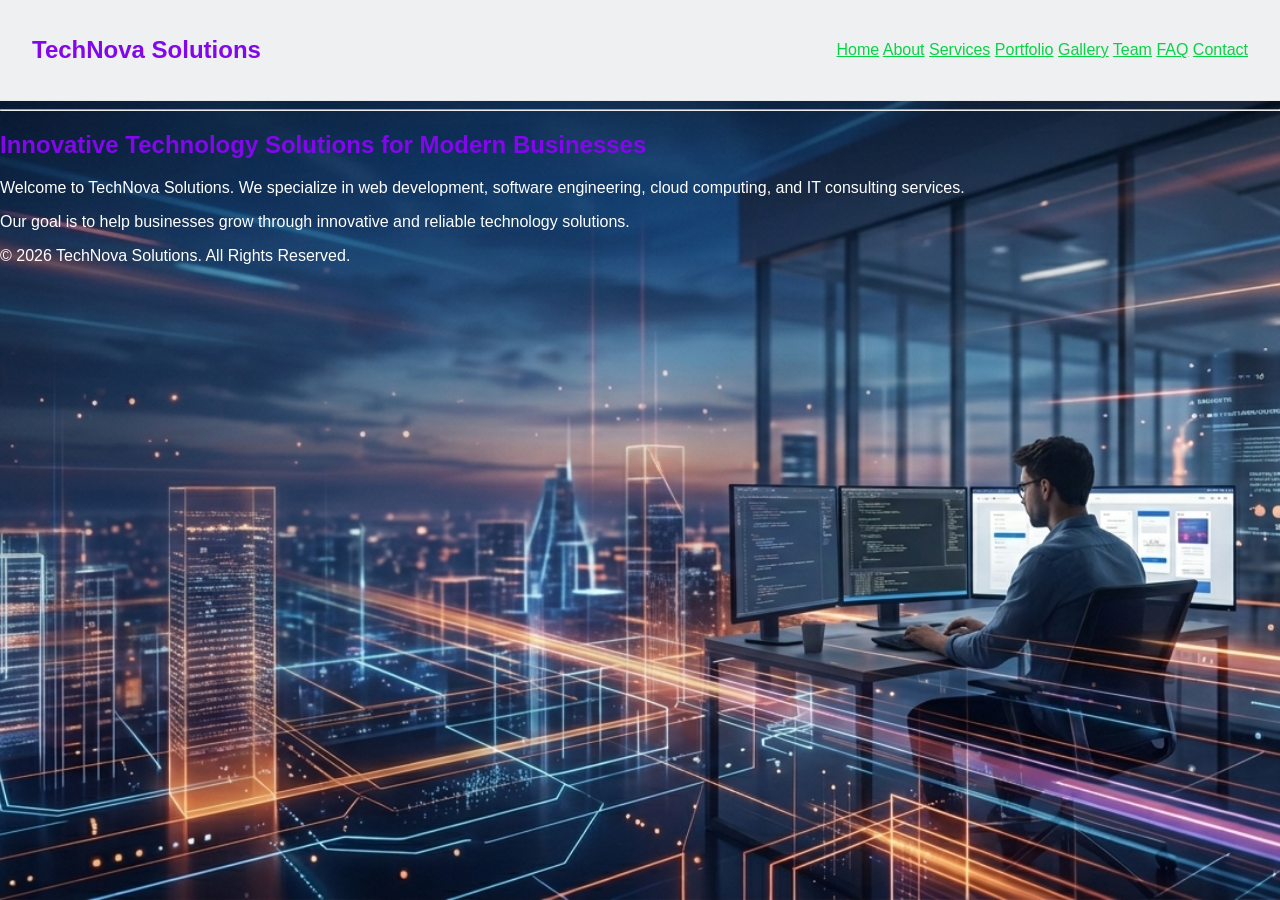
<file: index.html>
<!DOCTYPE html>
<html lang="en">

<head>
    <meta charset="UTF-8">
    <meta name="viewport" content="width=device-width, initial-scale=1.0">
    <title>TechNova Solutions</title>

    <link rel="stylesheet" href="/css/style.css">
</head>

<body class="hero">

<header>
    <nav>
        <h1>TechNova Solutions</h1>
        <div>
            <a href="index.html">Home</a>
            <a href="about.html">About</a>
            <a href="services.html">Services</a>
            <a href="portfolio.html">Portfolio</a>
            <a href="gallery.html">Gallery</a>
            <a href="team.html">Team</a>
            <a href="faq.html">FAQ</a>
            <a href="contact.html">Contact</a>
        </div>
    </nav>

    <hr>
</header>
<section>
    <h2>Innovative Technology Solutions for Modern Businesses</h2>

    <p>
        Welcome to TechNova Solutions. We specialize in web development,
        software engineering, cloud computing, and IT consulting services.
    </p>

    <p>
        Our goal is to help businesses grow through innovative and reliable
        technology solutions.
    </p>


<footer>
    <p>&copy; 2026 TechNova Solutions. All Rights Reserved.</p>
</footer>
</section>  
</body>
</html>
</file>
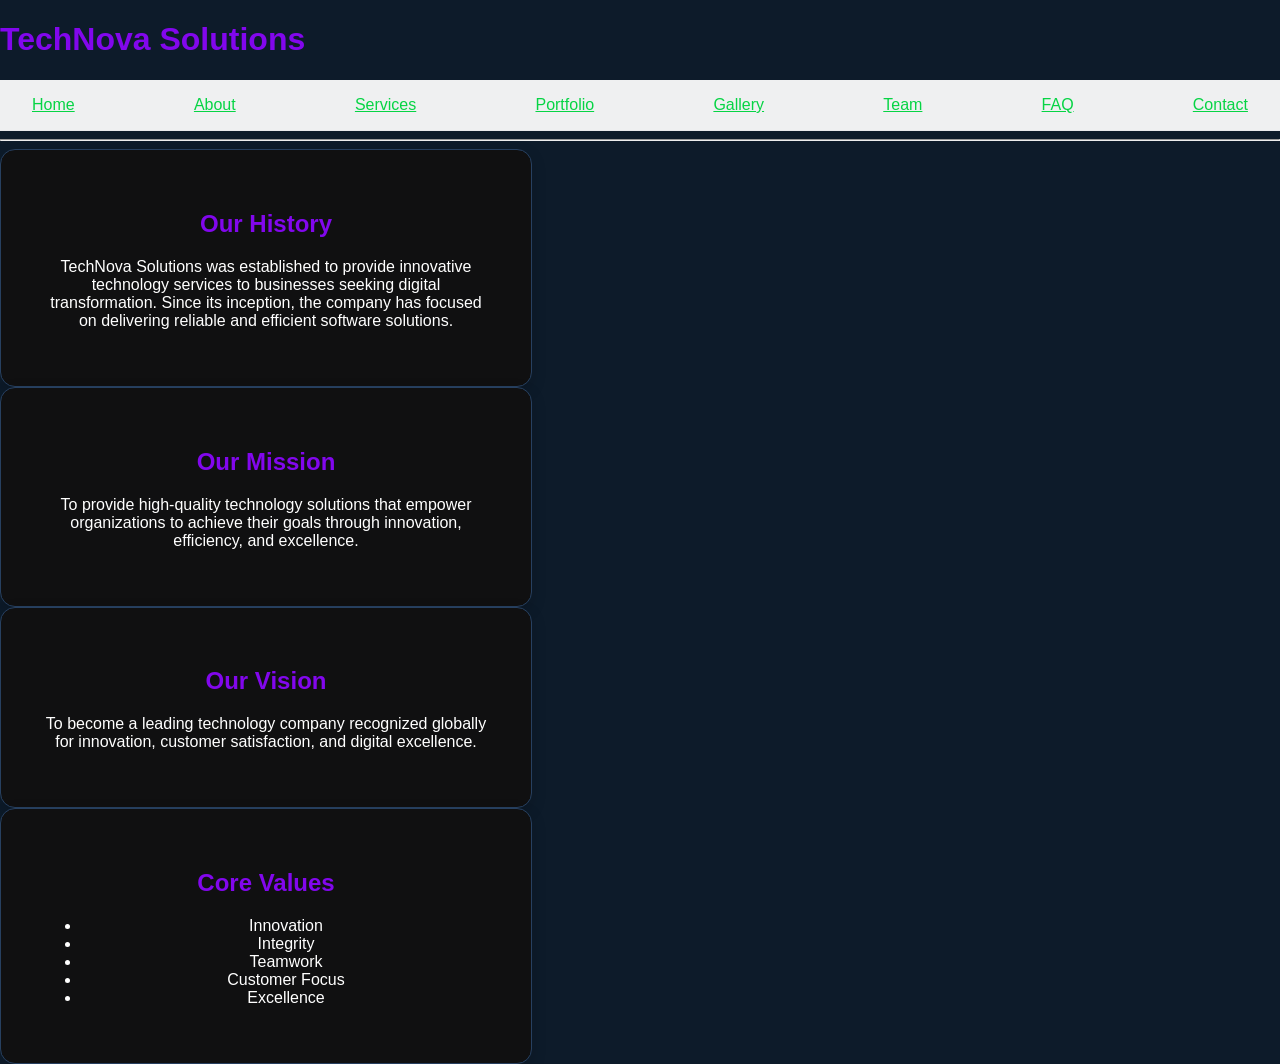
<file: about.html>
<!DOCTYPE html>
<html lang="en">

<head>
    <meta charset="UTF-8">
    <meta name="viewport" content="width=device-width, initial-scale=1.0">
    <title>TechNova Solutions</title>

    <link rel="stylesheet" href="css/style.css">
</head>

<body>

<header>
    <h1>TechNova Solutions</h1>

    <nav>
        <a href="index.html">Home</a>
        <a href="about.html">About</a>
        <a href="services.html">Services</a>
        <a href="portfolio.html">Portfolio</a>
        <a href="gallery.html">Gallery</a>
        <a href="team.html">Team</a>
        <a href="faq.html">FAQ</a>
        <a href="contact.html">Contact</a>
    </nav>

    <hr>
</header>
<section >
<section>
    <div class="card">
    <h2>Our History</h2>

    <p>
        TechNova Solutions was established to provide innovative
        technology services to businesses seeking digital transformation.
        Since its inception, the company has focused on delivering
        reliable and efficient software solutions.
    </p>
    </div>
</section>
<section>
    <div class="card">
    <h2>Our Mission</h2>

    <p>
        To provide high-quality technology solutions that empower
        organizations to achieve their goals through innovation,
        efficiency, and excellence.
    </p>
    </div>
</section>
<section>
    <div class="card">

    <h2>Our Vision</h2>

    <p>
        To become a leading technology company recognized globally
        for innovation, customer satisfaction, and digital excellence.
    </p>
    </div>
    </section>
<section>
    <div class="card">
    <h2>Core Values</h2>

    <ul>
        <li>Innovation</li>
        <li>Integrity</li>
        <li>Teamwork</li>
        <li>Customer Focus</li>
        <li>Excellence</li>
    </ul>
    </div>
</section>
</section>
</body> 
</html>
</file>
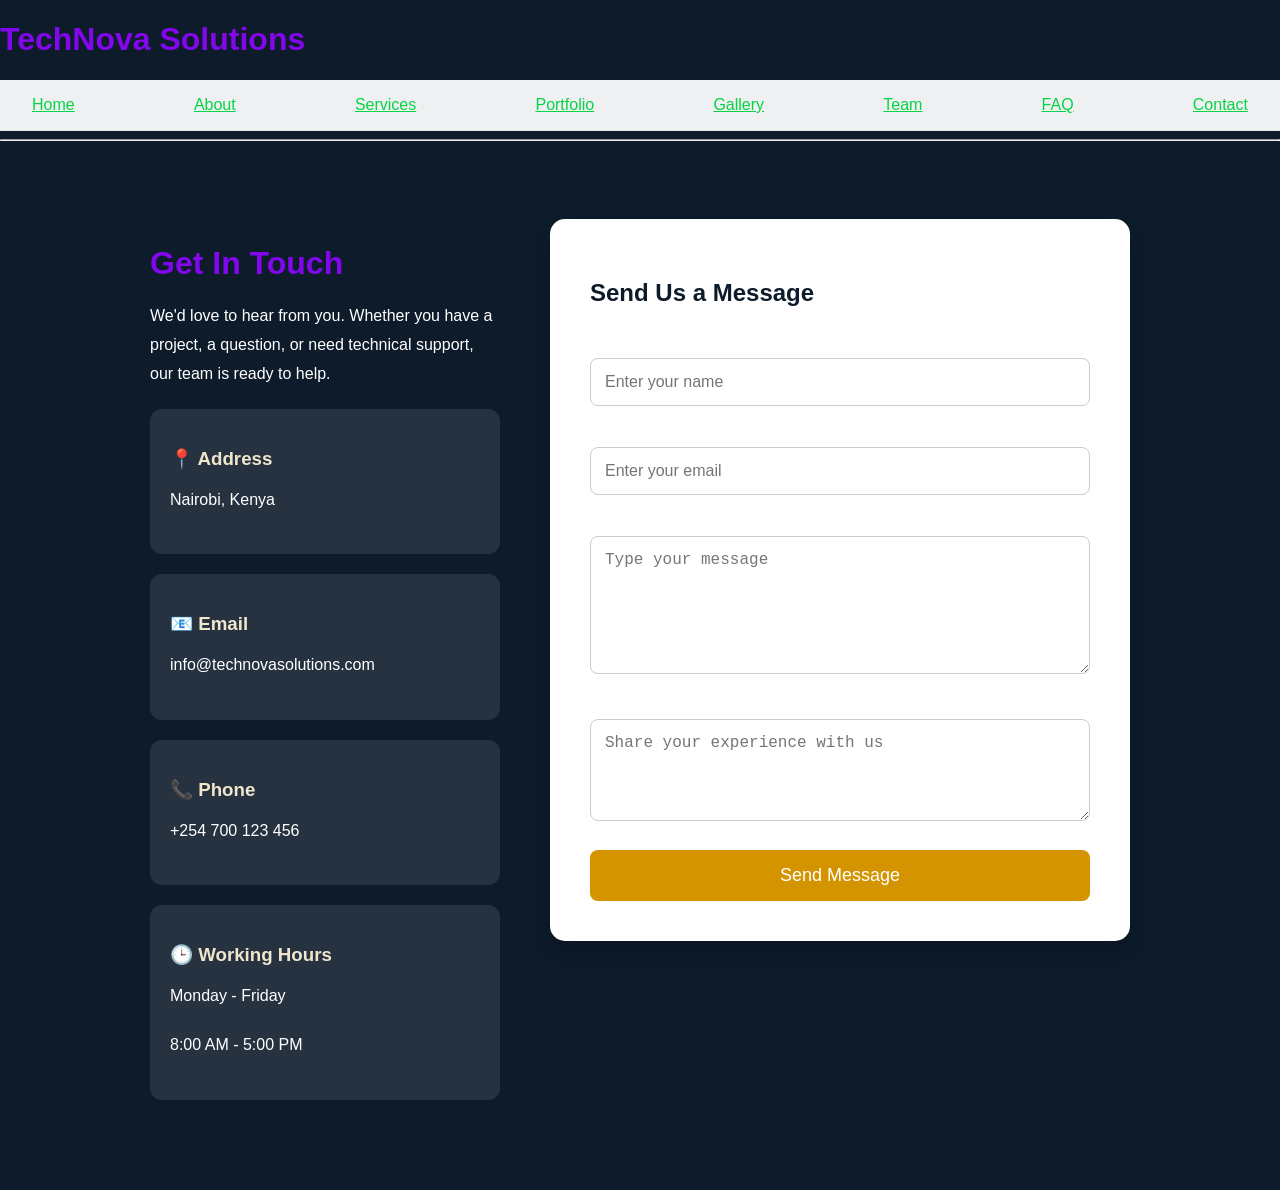
<file: contact.html>
<!DOCTYPE html>
<html lang="en">

<head>
    <meta charset="UTF-8">
    <meta name="viewport" content="width=device-width, initial-scale=1.0">
    <title>TechNova Solutions</title>

    <link rel="stylesheet" href="css/style.css">
</head>

<body>
<header>
    <h1>TechNova Solutions</h1>

    <nav>
        <a href="index.html">Home</a>
        <a href="about.html">About</a>
        <a href="services.html">Services</a>
        <a href="portfolio.html">Portfolio</a>
        <a href="gallery.html">Gallery</a>
        <a href="team.html">Team</a>
        <a href="faq.html">FAQ</a>
        <a href="contact.html">Contact</a>
    </nav>

    <hr>
</header>
<section class="contact-section">

    <div class="contact-info">

        <h2>Get In Touch</h2>

        <p>
            We'd love to hear from you. Whether you have a project,
            a question, or need technical support, our team is ready
            to help.
        </p>

        <div class="info-box">
            <h3>📍 Address</h3>
            <p>Nairobi, Kenya</p>
        </div>

        <div class="info-box">
            <h3>📧 Email</h3>
            <p>info@technovasolutions.com</p>
        </div>

        <div class="info-box">
            <h3>📞 Phone</h3>
            <p>+254 700 123 456</p>
        </div>

        <div class="info-box">
            <h3>🕒 Working Hours</h3>
            <p>Monday - Friday</p>
            <p>8:00 AM - 5:00 PM</p>
        </div>

    </div>


    <div class="contact-form">

        <h2>Send Us a Message</h2>

        <form id="contactForm">

            <label for="name">Full Name</label>
            <input type="text" id="name" placeholder="Enter your name">

            <label for="email">Email Address</label>
            <input type="email" id="email" placeholder="Enter your email">

            <label for="message">Message</label>
            <textarea id="message" rows="6"
                placeholder="Type your message"></textarea>

            <label for="remarks">Feedback</label>
            <textarea id="remarks" rows="4"
                placeholder="Share your experience with us"></textarea>

            <button type="submit">Send Message</button>

        </form>

    </div>

</section>
<script src="js/script.js"></script>
</body>
</html>
</file>
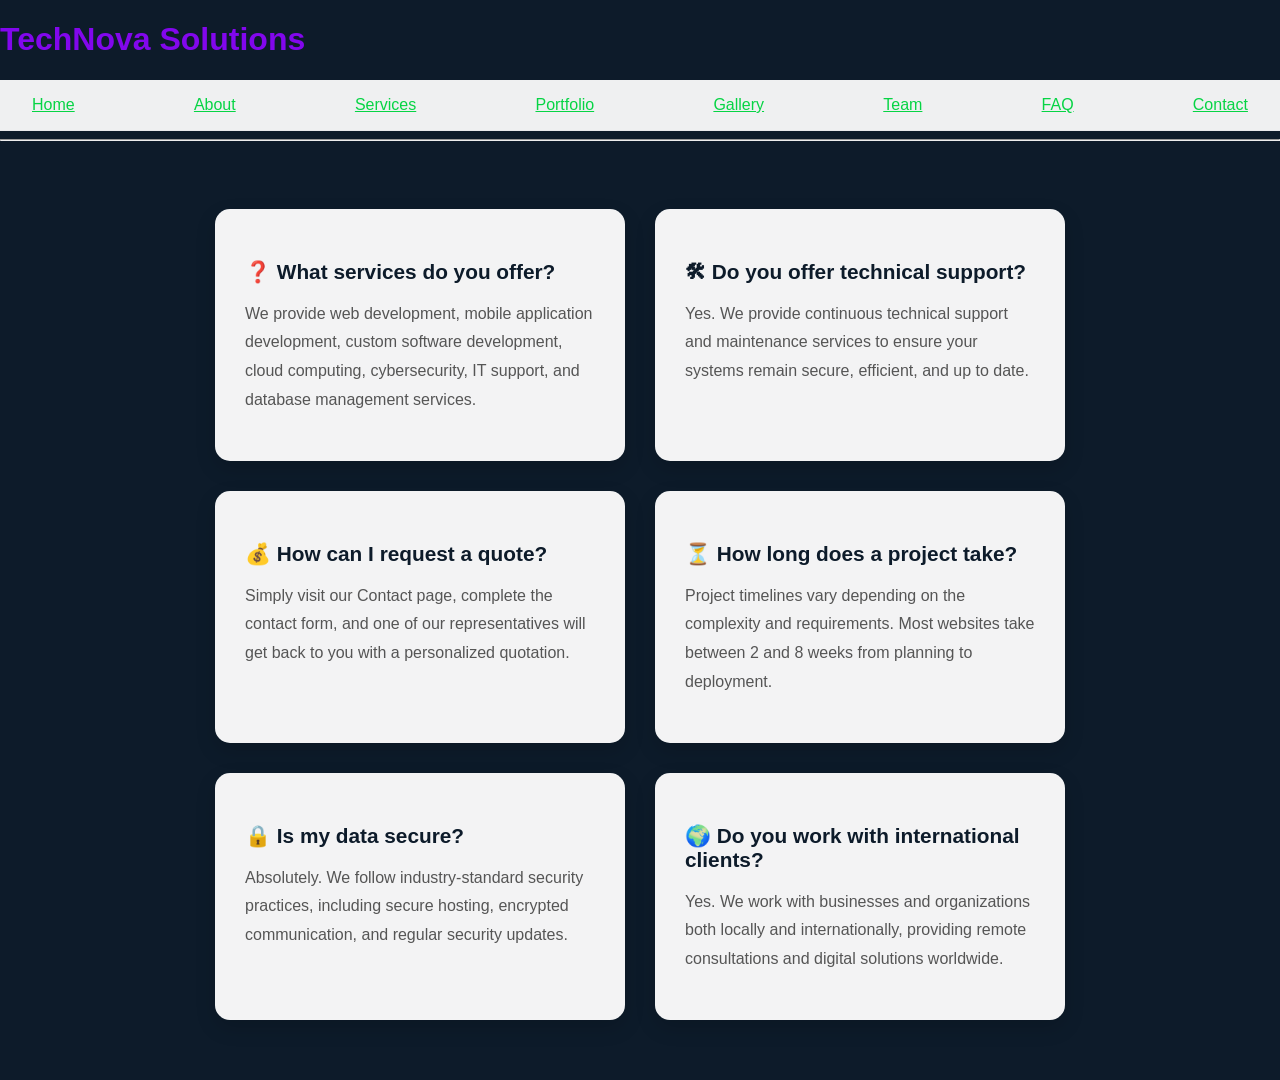
<file: faq.html>
<!DOCTYPE html>
<html lang="en">

<head>
    <meta charset="UTF-8">
    <meta name="viewport" content="width=device-width, initial-scale=1.0">
    <title>TechNova Solutions</title>

    <link rel="stylesheet" href="css/style.css">
</head>

<body>
<header>
    <h1>TechNova Solutions</h1>

    <nav>
        <a href="index.html">Home</a>
        <a href="about.html">About</a>
        <a href="services.html">Services</a>
        <a href="portfolio.html">Portfolio</a>
        <a href="gallery.html">Gallery</a>
        <a href="team.html">Team</a>
        <a href="faq.html">FAQ</a>
        <a href="contact.html">Contact</a>
    </nav>

    <hr>
</header>
<section class="faq-cards">

    <div class="faq-card">
       <h3 class="question">
    ❓ What services do you offer?
</h3>
        <p>
            We provide web development, mobile application development,
            custom software development, cloud computing, cybersecurity,
            IT support, and database management services.
        </p>
    </div>

    <div class="faq-card">
       <h3 class="question">
    🛠 Do you offer technical support?
</h3>
        <p>
            Yes. We provide continuous technical support and maintenance
            services to ensure your systems remain secure, efficient,
            and up to date.
        </p>
    </div>

    <div class="faq-card">
        <h3 class="question">
    💰 How can I request a quote?
</h3>
        <p>
            Simply visit our Contact page, complete the contact form,
            and one of our representatives will get back to you with a
            personalized quotation.
        </p>
    </div>

    <div class="faq-card">
        <h3 class="question">
    ⏳ How long does a project take?
</h3>
        <p>
            Project timelines vary depending on the complexity and
            requirements. Most websites take between 2 and 8 weeks
            from planning to deployment.
        </p>
    </div>

    <div class="faq-card">
        <h3 class="question">
    🔒 Is my data secure?
</h3>
        <p>
            Absolutely. We follow industry-standard security practices,
            including secure hosting, encrypted communication, and
            regular security updates.
        </p>
    </div>

    <div class="faq-card">
        <h3 class="question">
    🌍 Do you work with international clients?
</h3>
        <p>
            Yes. We work with businesses and organizations both locally
            and internationally, providing remote consultations and
            digital solutions worldwide.
        </p>
    </div>

</section>
<script src="js/script.js"></script>
</body>
</html>
</file>
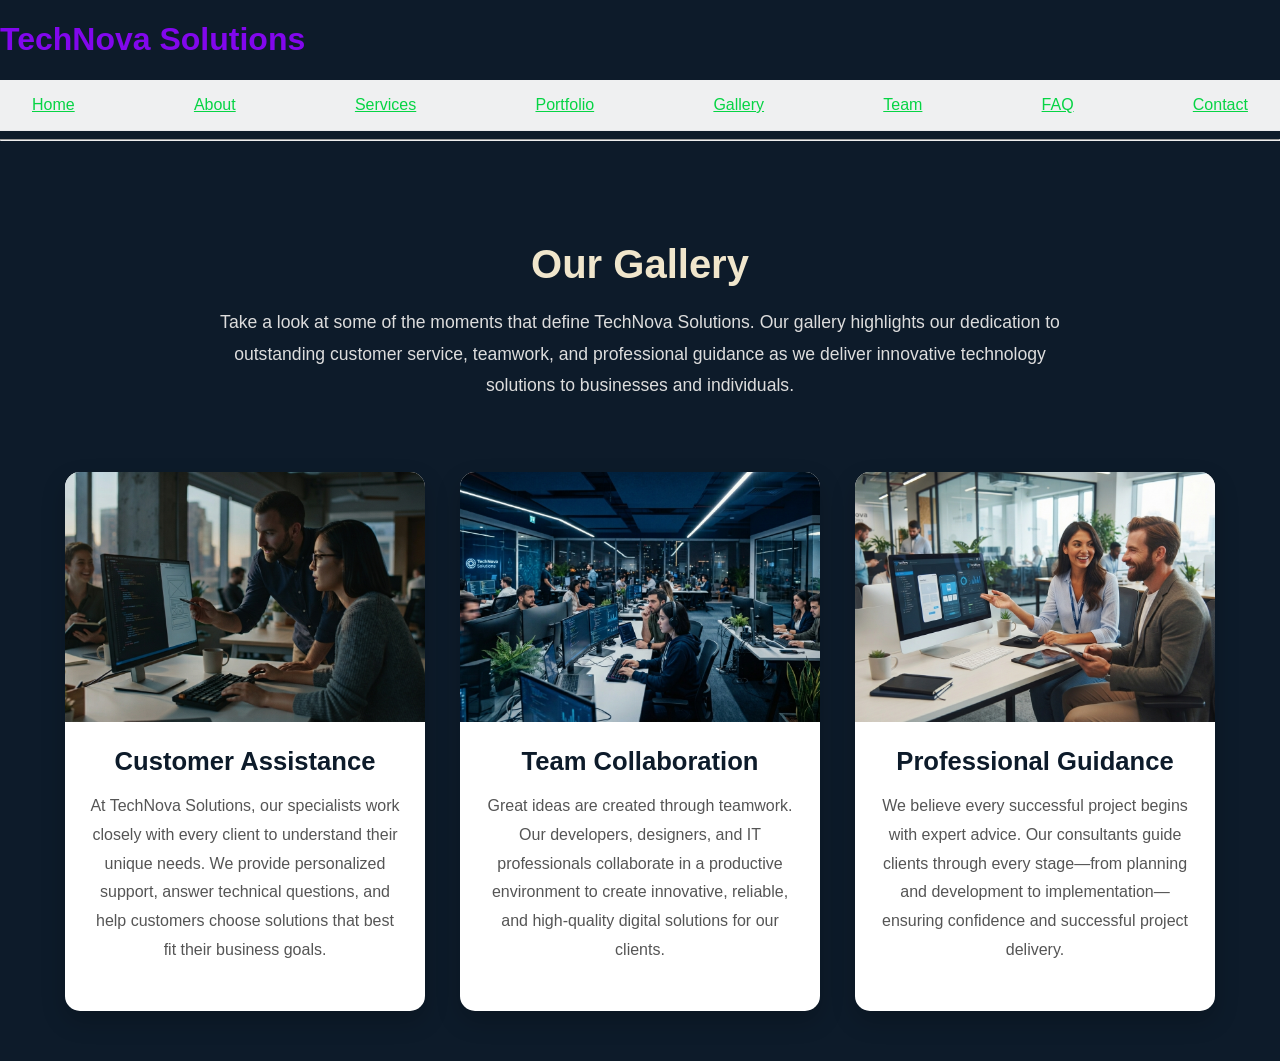
<file: gallery.html>
<!DOCTYPE html>
<html lang="en">

<head>
    <meta charset="UTF-8">
    <meta name="viewport" content="width=device-width, initial-scale=1.0">
    <title>TechNova Solutions</title>

    <link rel="stylesheet" href="css/style.css">
</head>

<body>
<header>
    <h1>TechNova Solutions</h1>

    <nav>
        <a href="index.html">Home</a>
        <a href="about.html">About</a>
        <a href="services.html">Services</a>
        <a href="portfolio.html">Portfolio</a>
        <a href="gallery.html">Gallery</a>
        <a href="team.html">Team</a>
        <a href="faq.html">FAQ</a>
        <a href="contact.html">Contact</a>
    </nav>

    <hr><section class="gallery-intro">

    <h2>Our Gallery</h2>

    <p>
        Take a look at some of the moments that define TechNova Solutions.
        Our gallery highlights our dedication to outstanding customer
        service, teamwork, and professional guidance as we deliver
        innovative technology solutions to businesses and individuals.
    </p>

</section>


<section class="gallery-container">

    <div class="gallery-card">

        <img src="images/gallery.png" alt="Customer Support">

        <h3>Customer Assistance</h3>

        <p>
            At TechNova Solutions, our specialists work closely with
            every client to understand their unique needs. We provide
            personalized support, answer technical questions, and help
            customers choose solutions that best fit their business goals.
        </p>

    </div>


    <div class="gallery-card">

        <img src="images/office.png" alt="Office Team">

        <h3>Team Collaboration</h3>

        <p>
            Great ideas are created through teamwork. Our developers,
            designers, and IT professionals collaborate in a productive
            environment to create innovative, reliable, and high-quality
            digital solutions for our clients.
        </p>

    </div>


    <div class="gallery-card">

        <img src="images/guidance.png" alt="Professional Guidance">

        <h3>Professional Guidance</h3>

        <p>
            We believe every successful project begins with expert advice.
            Our consultants guide clients through every stage—from planning
            and development to implementation—ensuring confidence and
            successful project delivery.
        </p>

    </div>

</section>

</header>
</body>    
</html>
</file>
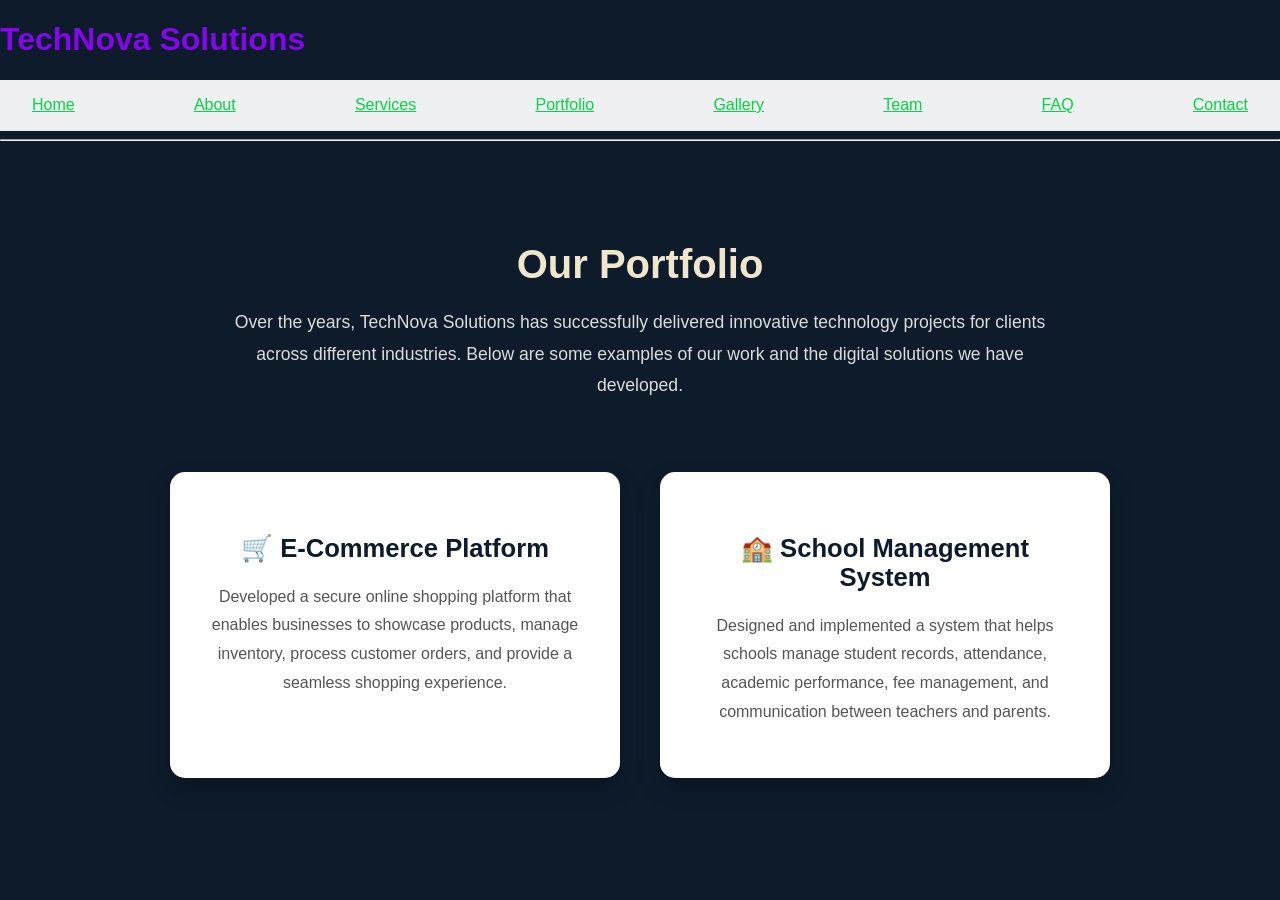
<file: portfolio.html>
<!DOCTYPE html>
<html lang="en">

<head>
    <meta charset="UTF-8">
    <meta name="viewport" content="width=device-width, initial-scale=1.0">
    <title>TechNova Solutions</title>

    <link rel="stylesheet" href="css/style.css">
</head>

<body>
<header>
    <h1>TechNova Solutions</h1>

    <nav>
        <a href="index.html">Home</a>
        <a href="about.html">About</a>
        <a href="services.html">Services</a>
        <a href="portfolio.html">Portfolio</a>
        <a href="gallery.html">Gallery</a>
        <a href="team.html">Team</a>
        <a href="faq.html">FAQ</a>
        <a href="contact.html">Contact</a>
    </nav>

    <hr>
</header>
<section class="portfolio-intro">

    <h2>Our Portfolio</h2>

    <p>
        Over the years, TechNova Solutions has successfully delivered
        innovative technology projects for clients across different
        industries. Below are some examples of our work and the
        digital solutions we have developed.
    </p>

</section>


<section class="portfolio-container">

    <div class="portfolio-card">

        <h3>🛒 E-Commerce Platform</h3>

        <p>
            Developed a secure online shopping platform that enables
            businesses to showcase products, manage inventory, process
            customer orders, and provide a seamless shopping experience.
        </p>

    </div>


    <div class="portfolio-card">

        <h3>🏫 School Management System</h3>

        <p>
            Designed and implemented a system that helps schools manage
            student records, attendance, academic performance, fee
            management, and communication between teachers and parents.
        </p>

    </div>

</section>
</body>
</html>
</file>
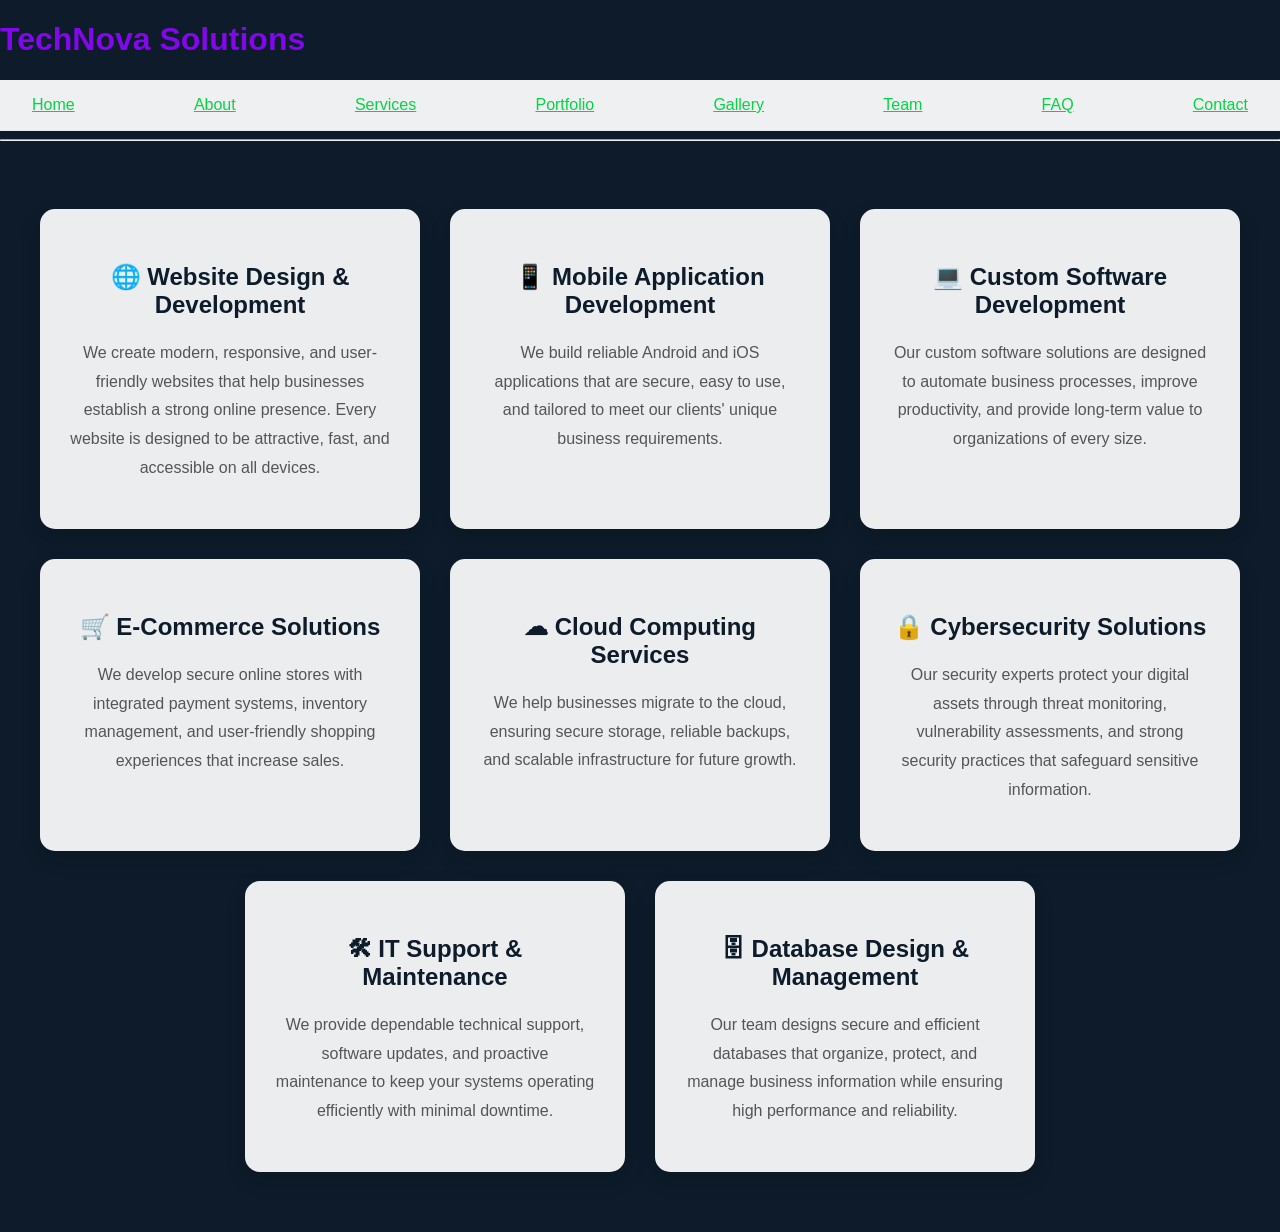
<file: services.html>
<!DOCTYPE html>
<html lang="en">

<head>
    <meta charset="UTF-8">
    <meta name="viewport" content="width=device-width, initial-scale=1.0">
    <title>TechNova Solutions</title>

    <link rel="stylesheet" href="css/style.css">
</head>

<body>
<header>
    <h1>TechNova Solutions</h1>

    <nav>
        <a href="index.html">Home</a>
        <a href="about.html">About</a>
        <a href="services.html">Services</a>
        <a href="portfolio.html">Portfolio</a>
        <a href="gallery.html">Gallery</a>
        <a href="team.html">Team</a>
        <a href="faq.html">FAQ</a>
        <a href="contact.html">Contact</a>
    </nav>

    <hr>
</header>
<section class="services-cards">

    <div class="service-card">
        <h3>🌐 Website Design & Development</h3>
        <p>
            We create modern, responsive, and user-friendly websites
            that help businesses establish a strong online presence.
            Every website is designed to be attractive, fast, and
            accessible on all devices.
        </p>
    </div>

    <div class="service-card">
        <h3>📱 Mobile Application Development</h3>
        <p>
            We build reliable Android and iOS applications that are
            secure, easy to use, and tailored to meet our clients'
            unique business requirements.
        </p>
    </div>

    <div class="service-card">
        <h3>💻 Custom Software Development</h3>
        <p>
            Our custom software solutions are designed to automate
            business processes, improve productivity, and provide
            long-term value to organizations of every size.
        </p>
    </div>

    <div class="service-card">
        <h3>🛒 E-Commerce Solutions</h3>
        <p>
            We develop secure online stores with integrated payment
            systems, inventory management, and user-friendly shopping
            experiences that increase sales.
        </p>
    </div>

    <div class="service-card">
        <h3>☁ Cloud Computing Services</h3>
        <p>
            We help businesses migrate to the cloud, ensuring secure
            storage, reliable backups, and scalable infrastructure
            for future growth.
        </p>
    </div>

    <div class="service-card">
        <h3>🔒 Cybersecurity Solutions</h3>
        <p>
            Our security experts protect your digital assets through
            threat monitoring, vulnerability assessments, and strong
            security practices that safeguard sensitive information.
        </p>
    </div>

    <div class="service-card">
        <h3>🛠 IT Support & Maintenance</h3>
        <p>
            We provide dependable technical support, software updates,
            and proactive maintenance to keep your systems operating
            efficiently with minimal downtime.
        </p>
    </div>

    <div class="service-card">
        <h3>🗄 Database Design & Management</h3>
        <p>
            Our team designs secure and efficient databases that
            organize, protect, and manage business information while
            ensuring high performance and reliability.
        </p>
    </div>

</section>
</body>
</html>
</file>
<file: css/style.css>
/* === Base === */
body {
  background-color: #0D1B2A;
  color: #FFFFFF;
  font-family: 'Inter', sans-serif;
  margin: 0;
}

/* === Navigation === */
nav {
  background-color: #eff0f1;
  padding: 16px 32px;
  border-bottom: 1px solid #e9eaec;
  display: flex;
  justify-content: space-between;
  align-items: center;
}

/* === Headings === */
h1, h2, h3 {
  color: #8207ed;
}

/* === Accent / Buttons === */
a, .btn-primary {
  color: #06d444;
}

.hero {
    background: url('/images/logo.png');
    background-size: cover;
    background-position: center;
    height: 100vh;
}


.btn-primary {
  background-color: #C9A84C;
  color: #0D1B2A;
  padding: 10px 24px;
  border: none;
  border-radius: 6px;
  font-weight: 600;
  cursor: pointer;
}

/* === Cards / Sections === */
.card {
  background-color: #1B2D42;
  border: 1px solid #274060;
  border-radius: 8px;
  padding: 24px;
}
.card {
    background: rgba(16, 16, 16, 0.95);
    width: 450px;
    padding: 40px;
    border-radius: 15px;
    text-align: center;
    box-shadow: 0 5px 15px rgba(0,0,0,0.15);
    transition: transform 0.3s ease;
}
.card:hover {
    transform: translateY(-10px);
}
/* ==========================
   Services Cards
========================== */

.services-cards{
    display: flex;
    flex-wrap: wrap;
    justify-content: center;
    gap: 30px;
    padding: 60px 40px;
}

.service-card{
    background: rgba(255,255,255,0.92);
    width: 320px;
    padding: 30px;
    border-radius: 15px;
    text-align: center;
    box-shadow: 0 8px 20px rgba(0,0,0,0.15);
    transition: all 0.3s ease;
}

.service-card:hover{
    transform: translateY(-10px);
    box-shadow: 0 15px 30px rgba(0,0,0,0.25);
}

.service-card h3{
    color: #0D1B2A;
    margin-bottom: 20px;
    font-size: 1.5rem;
}

.service-card p{
    color: #555;
    line-height: 1.8;
    font-size: 1rem;
}
/* ===========================
   CONTACT PAGE
=========================== */

.contact-section{
    display:flex;
    justify-content:center;
    align-items:flex-start;
    gap:50px;
    padding:70px 50px;
    flex-wrap:wrap;
}

.contact-info{
    width:350px;
    color:white;
}

.contact-info h2{
    font-size:2rem;
    margin-bottom:20px;
}

.contact-info p{
    line-height:1.8;
    margin-bottom:20px;
}

.info-box{
    background:rgba(255,255,255,0.1);
    padding:20px;
    margin-bottom:20px;
    border-radius:12px;
}

.info-box h3{
    color:#F0E6CC;
    margin-bottom:10px;
}

.contact-form{
    background:white;
    width:500px;
    padding:40px;
    border-radius:15px;
    box-shadow:0 10px 25px rgba(0,0,0,0.2);
}

.contact-form h2{
    color:#0D1B2A;
    margin-bottom:25px;
}

.contact-form label{
    display:block;
    margin-top:15px;
    margin-bottom:8px;
    font-weight:bold;
}

.contact-form input,
.contact-form textarea{
    width:100%;
    padding:14px;
    border:1px solid #ccc;
    border-radius:8px;
    font-size:16px;
    box-sizing:border-box;
}

.contact-form textarea{
    resize:vertical;
}

.contact-form button{
    margin-top:25px;
    width:100%;
    padding:15px;
    border:none;
    border-radius:8px;
    background:#D49400;
    color:white;
    font-size:18px;
    cursor:pointer;
    transition:0.3s;
}

.contact-form button:hover{
    background:#b57f00;
}
/* ==========================
   FAQ CARDS
========================== */

.faq-cards{
    display:flex;
    flex-wrap:wrap;
    justify-content:center;
    gap:30px;
    padding:60px 40px;
}

.faq-card{
    width:350px;
    background:rgba(255,255,255,0.95);
    padding:30px;
    border-radius:15px;
    box-shadow:0 8px 20px rgba(0,0,0,0.15);
    transition:all 0.3s ease;
}

.faq-card:hover{
    transform:translateY(-10px);
    box-shadow:0 15px 30px rgba(0,0,0,0.25);
}

.faq-card h3{
    color:#0D1B2A;
    margin-bottom:15px;
    font-size:1.3rem;
}

.faq-card p{
    color:#555;
    line-height:1.8;
    font-size:1rem;
}
/* ===========================
   GALLERY
=========================== */

.gallery-intro{
    text-align:center;
    padding:60px 40px 20px;
}

.gallery-intro h2{
    font-size:2.5rem;
    color:#F0E6CC;
    margin-bottom:20px;
}

.gallery-intro p{
    width:70%;
    margin:auto;
    line-height:1.8;
    color:#ddd;
    font-size:1.1rem;
}

.gallery-container{

    display:flex;
    justify-content:center;
    gap:35px;
    flex-wrap:wrap;

    padding:50px;
}

.gallery-card{

    width:360px;
    background:white;

    border-radius:15px;

    overflow:hidden;

    box-shadow:0 10px 25px rgba(0,0,0,.2);

    transition:.3s;
}

.gallery-card:hover{

    transform:translateY(-10px);

}

.gallery-card img{

    width:100%;
    height:250px;

    object-fit:cover;

    display:block;

}

.gallery-card h3{

    text-align:center;

    color:#0D1B2A;

    margin-top:25px;

    margin-bottom:15px;

    font-size:1.6rem;
}

.gallery-card p{

    padding:0 25px 30px;

    color:#555;

    text-align:center;

    line-height:1.8;
}
/* ===========================
   PORTFOLIO
=========================== */

.portfolio-intro{
    text-align:center;
    padding:60px 40px 20px;
}

.portfolio-intro h2{
    font-size:2.5rem;
    color:#F0E6CC;
    margin-bottom:20px;
}

.portfolio-intro p{
    width:70%;
    margin:auto;
    color:#ddd;
    line-height:1.8;
    font-size:1.1rem;
}


.portfolio-container{
    display:flex;
    justify-content:center;
    gap:40px;
    flex-wrap:wrap;
    padding:50px;
}

.portfolio-card{
    width:380px;
    background:white;
    border-radius:15px;
    padding:35px;
    text-align:center;
    box-shadow:0 10px 25px rgba(0,0,0,0.2);
    transition:0.3s;
}

.portfolio-card:hover{
    transform:translateY(-10px);
}

.portfolio-card h3{
    color:#0D1B2A;
    margin-bottom:20px;
    font-size:1.6rem;
}

.portfolio-card p{
    color:#555;
    line-height:1.8;
}
/* ==========================
   TEAM
========================== */

.team-intro{
    text-align:center;
    padding:60px 40px 20px;
}

.team-intro h2{
    font-size:2.5rem;
    color:#F0E6CC;
    margin-bottom:20px;
}

.team-intro p{
    width:70%;
    margin:auto;
    color:#ddd;
    line-height:1.8;
    font-size:1.1rem;
}


.team-container{
    display:flex;
    justify-content:center;
    gap:35px;
    flex-wrap:wrap;
    padding:50px;
}


.team-card{
    width:320px;
    background:white;
    border-radius:15px;
    overflow:hidden;
    text-align:center;
    box-shadow:0 10px 25px rgba(0,0,0,0.2);
    transition:0.3s;
}

.team-card:hover{
    transform:translateY(-10px);
}

.team-card img{
    width:100%;
    height:320px;
    object-fit:cover;
}

.team-card h3{
    margin-top:20px;
    color:#0D1B2A;
    font-size:1.6rem;
}

.team-card h4{
    color:#D49400;
    margin:10px 0 20px;
    font-weight:600;
}

.team-card p{
    padding:0 25px 30px;
    color:#555;
    line-height:1.8;
}
</file>
